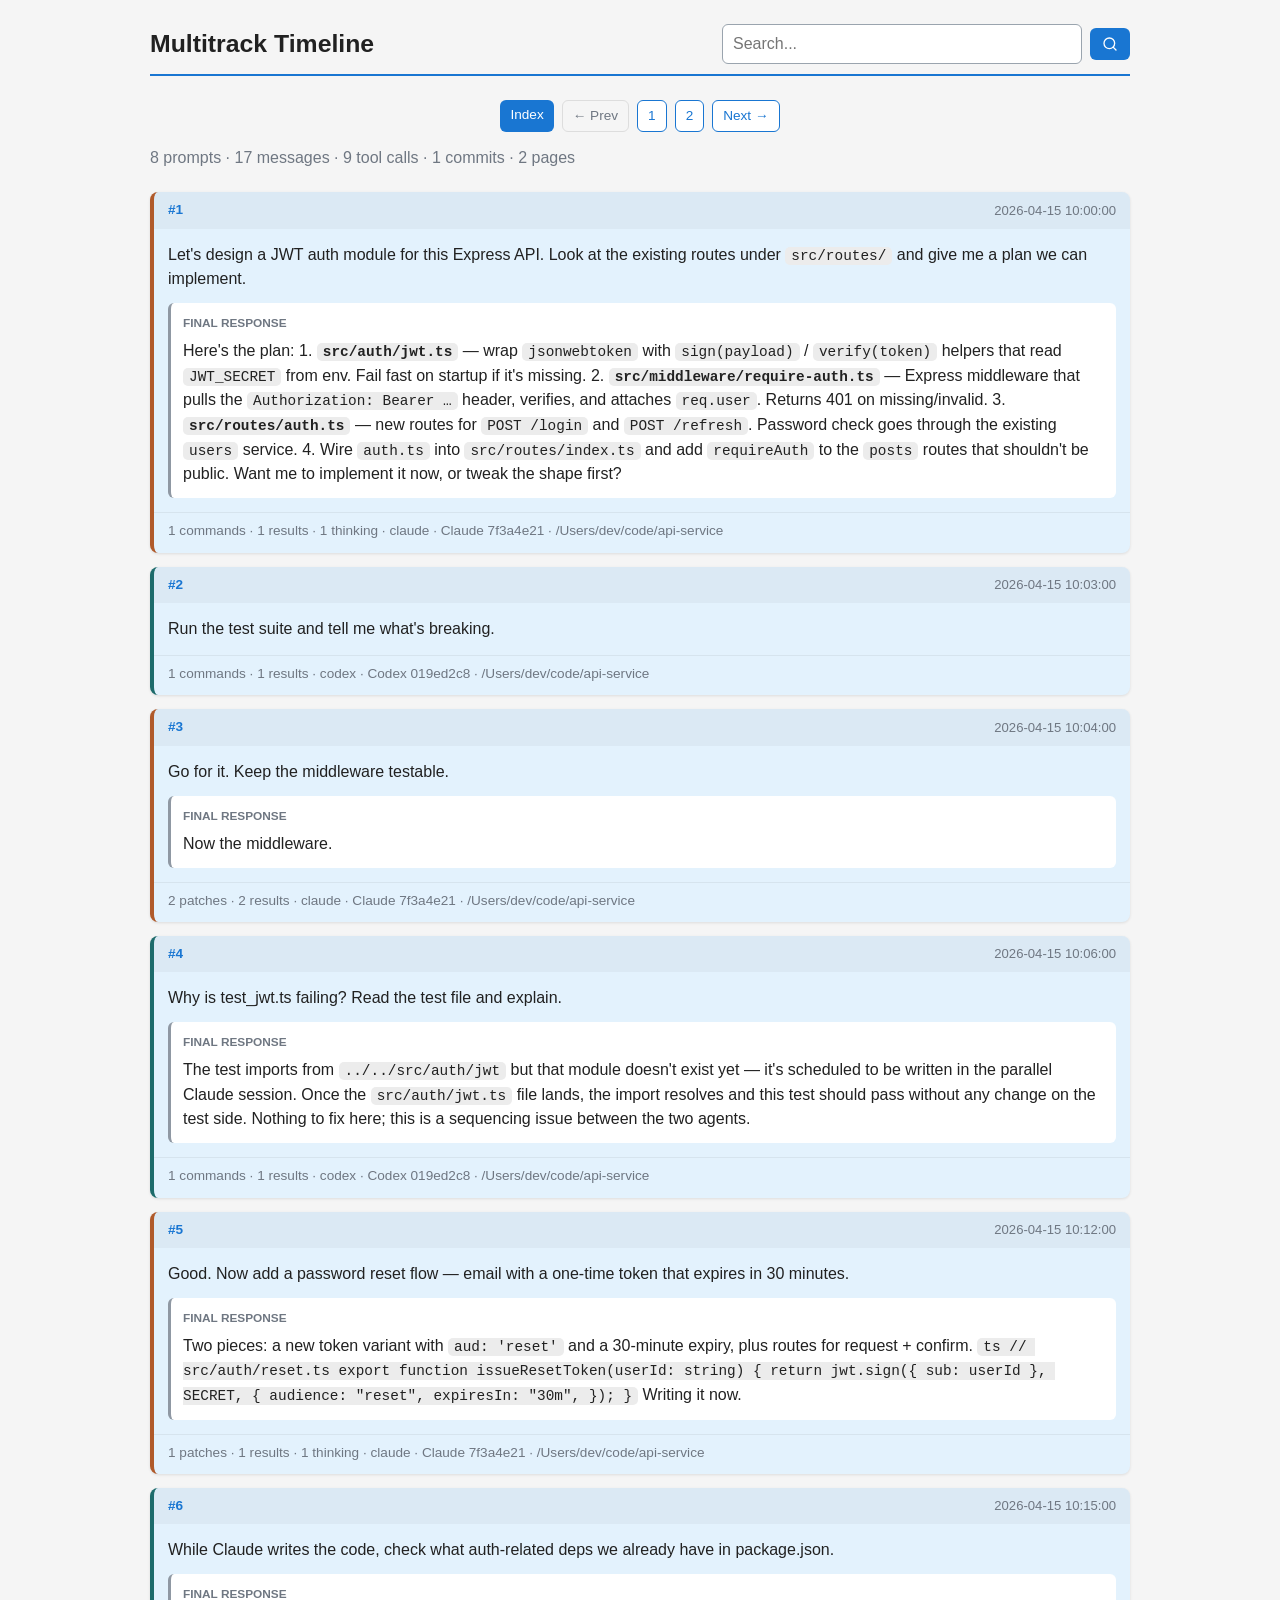
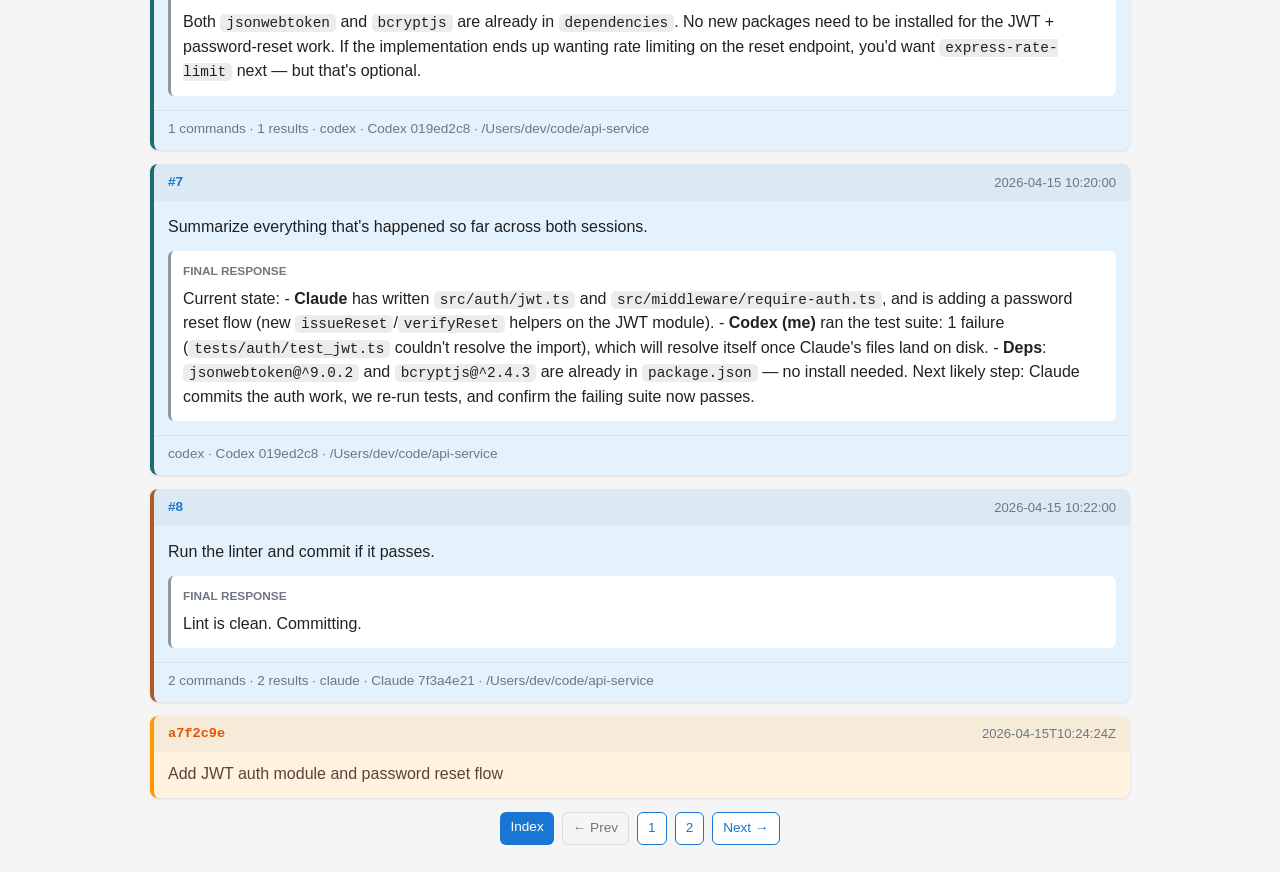
<file: docs/index.html>
<!doctype html>
<html lang="en">
<head>
<meta charset="utf-8">
<meta name="viewport" content="width=device-width, initial-scale=1">
<title>Multitrack Timeline - Index</title>
<link rel="icon" href="data:,">
<link rel="stylesheet" href="static/styles.css">
<style>.lane-header.claude { border-top: 4px solid #b05a2a; }
.index-item.claude { border-left-color: #b05a2a; }
.lane-header.cline { border-top: 4px solid #6b46c1; }
.index-item.cline { border-left-color: #6b46c1; }
.lane-header.codex { border-top: 4px solid #1d6b6b; }
.index-item.codex { border-left-color: #1d6b6b; }</style>
</head>
<body class="index-body">
<div class="container">
  <div class="header-row">
    <h1>Multitrack Timeline</h1>
    <div class="search">
      <input id="search-input" type="search" placeholder="Search..." aria-label="Search index">
      <button id="search-button" type="button" aria-label="Search">
        <svg xmlns="http://www.w3.org/2000/svg" width="16" height="16" viewBox="0 0 24 24" fill="none" stroke="currentColor" stroke-width="2" stroke-linecap="round" stroke-linejoin="round"><circle cx="11" cy="11" r="8"></circle><path d="m21 21-4.35-4.35"></path></svg>
      </button>
    </div>
  </div>
  <nav class="pagination" aria-label="Pagination"><span class="current">Index</span><span class="disabled">&larr; Prev</span><a href="page-001.html">1</a><a href="page-002.html">2</a><a href="page-001.html">Next &rarr;</a></nav>
  <p class="stats">8 prompts &middot; 17 messages &middot; 9 tool calls &middot; 1 commits &middot; 2 pages</p>
  <div id="index-items"><article class="index-item claude">
  <a href="page-001.html#event-1">
    <div class="index-item-header">
      <span class="index-item-number">#1</span>
      <time datetime="2026-04-15T10:00:00Z">2026-04-15 10:00:00</time>
    </div>
    <div class="index-item-content"><p>Let's design a JWT auth module for this Express API. Look at the existing routes under <code>src/routes/</code> and give me a plan we can implement.</p><div class="index-item-response"><div class="index-item-response-label">Final response</div><p>Here's the plan: 1. <strong><code>src/auth/jwt.ts</code></strong> — wrap <code>jsonwebtoken</code> with <code>sign(payload)</code> / <code>verify(token)</code> helpers that read <code>JWT_SECRET</code> from env. Fail fast on startup if it's missing. 2. <strong><code>src/middleware/require-auth.ts</code></strong> — Express middleware that pulls the <code>Authorization: Bearer …</code> header, verifies, and attaches <code>req.user</code>. Returns 401 on missing/invalid. 3. <strong><code>src/routes/auth.ts</code></strong> — new routes for <code>POST /login</code> and <code>POST /refresh</code>. Password check goes through the existing <code>users</code> service. 4. Wire <code>auth.ts</code> into <code>src/routes/index.ts</code> and add <code>requireAuth</code> to the <code>posts</code> routes that shouldn't be public. Want me to implement it now, or tweak the shape first?</p></div></div>
  </a>
  <div class="index-item-stats">1 commands · 1 results · 1 thinking · claude · Claude 7f3a4e21 · /Users/dev/code/api-service</div>
</article>
<article class="index-item codex">
  <a href="page-001.html#event-7">
    <div class="index-item-header">
      <span class="index-item-number">#2</span>
      <time datetime="2026-04-15T10:03:00Z">2026-04-15 10:03:00</time>
    </div>
    <div class="index-item-content"><p>Run the test suite and tell me what's breaking.</p></div>
  </a>
  <div class="index-item-stats">1 commands · 1 results · codex · Codex 019ed2c8 · /Users/dev/code/api-service</div>
</article>
<article class="index-item claude">
  <a href="page-001.html#event-9">
    <div class="index-item-header">
      <span class="index-item-number">#3</span>
      <time datetime="2026-04-15T10:04:00Z">2026-04-15 10:04:00</time>
    </div>
    <div class="index-item-content"><p>Go for it. Keep the middleware testable.</p><div class="index-item-response"><div class="index-item-response-label">Final response</div><p>Now the middleware.</p></div></div>
  </a>
  <div class="index-item-stats">2 patches · 2 results · claude · Claude 7f3a4e21 · /Users/dev/code/api-service</div>
</article>
<article class="index-item codex">
  <a href="page-001.html#event-15">
    <div class="index-item-header">
      <span class="index-item-number">#4</span>
      <time datetime="2026-04-15T10:06:00Z">2026-04-15 10:06:00</time>
    </div>
    <div class="index-item-content"><p>Why is test_jwt.ts failing? Read the test file and explain.</p><div class="index-item-response"><div class="index-item-response-label">Final response</div><p>The test imports from <code>../../src/auth/jwt</code> but that module doesn't exist yet — it's scheduled to be written in the parallel Claude session. Once the <code>src/auth/jwt.ts</code> file lands, the import resolves and this test should pass without any change on the test side. Nothing to fix here; this is a sequencing issue between the two agents.</p></div></div>
  </a>
  <div class="index-item-stats">1 commands · 1 results · codex · Codex 019ed2c8 · /Users/dev/code/api-service</div>
</article>
<article class="index-item claude">
  <a href="page-001.html#event-21">
    <div class="index-item-header">
      <span class="index-item-number">#5</span>
      <time datetime="2026-04-15T10:12:00Z">2026-04-15 10:12:00</time>
    </div>
    <div class="index-item-content"><p>Good. Now add a password reset flow — email with a one-time token that expires in 30 minutes.</p><div class="index-item-response"><div class="index-item-response-label">Final response</div><p>Two pieces: a new token variant with <code>aud: 'reset'</code> and a 30-minute expiry, plus routes for request + confirm. <code>ts // src/auth/reset.ts export function issueResetToken(userId: string) { return jwt.sign({ sub: userId }, SECRET, { audience: "reset", expiresIn: "30m", }); }</code> Writing it now.</p></div></div>
  </a>
  <div class="index-item-stats">1 patches · 1 results · 1 thinking · claude · Claude 7f3a4e21 · /Users/dev/code/api-service</div>
</article>
<article class="index-item codex">
  <a href="page-002.html#event-26">
    <div class="index-item-header">
      <span class="index-item-number">#6</span>
      <time datetime="2026-04-15T10:15:00Z">2026-04-15 10:15:00</time>
    </div>
    <div class="index-item-content"><p>While Claude writes the code, check what auth-related deps we already have in package.json.</p><div class="index-item-response"><div class="index-item-response-label">Final response</div><p>Both <code>jsonwebtoken</code> and <code>bcryptjs</code> are already in <code>dependencies</code>. No new packages need to be installed for the JWT + password-reset work. If the implementation ends up wanting rate limiting on the reset endpoint, you'd want <code>express-rate-limit</code> next — but that's optional.</p></div></div>
  </a>
  <div class="index-item-stats">1 commands · 1 results · codex · Codex 019ed2c8 · /Users/dev/code/api-service</div>
</article>
<article class="index-item codex">
  <a href="page-002.html#event-30">
    <div class="index-item-header">
      <span class="index-item-number">#7</span>
      <time datetime="2026-04-15T10:20:00Z">2026-04-15 10:20:00</time>
    </div>
    <div class="index-item-content"><p>Summarize everything that's happened so far across both sessions.</p><div class="index-item-response"><div class="index-item-response-label">Final response</div><p>Current state: - <strong>Claude</strong> has written <code>src/auth/jwt.ts</code> and <code>src/middleware/require-auth.ts</code>, and is adding a password reset flow (new <code>issueReset</code>/<code>verifyReset</code> helpers on the JWT module). - <strong>Codex (me)</strong> ran the test suite: 1 failure (<code>tests/auth/test_jwt.ts</code> couldn't resolve the import), which will resolve itself once Claude's files land on disk. - <strong>Deps</strong>: <code>jsonwebtoken@^9.0.2</code> and <code>bcryptjs@^2.4.3</code> are already in <code>package.json</code> — no install needed. Next likely step: Claude commits the auth work, we re-run tests, and confirm the failing suite now passes.</p></div></div>
  </a>
  <div class="index-item-stats">codex · Codex 019ed2c8 · /Users/dev/code/api-service</div>
</article>
<article class="index-item claude">
  <a href="page-002.html#event-32">
    <div class="index-item-header">
      <span class="index-item-number">#8</span>
      <time datetime="2026-04-15T10:22:00Z">2026-04-15 10:22:00</time>
    </div>
    <div class="index-item-content"><p>Run the linter and commit if it passes.</p><div class="index-item-response"><div class="index-item-response-label">Final response</div><p>Lint is clean. Committing.</p></div></div>
  </a>
  <div class="index-item-stats">2 commands · 2 results · claude · Claude 7f3a4e21 · /Users/dev/code/api-service</div>
</article>
<article class="index-commit">
  <div class="index-commit-header">
    <span class="index-commit-hash">a7f2c9e</span>
    <time datetime="2026-04-15T10:24:24Z">2026-04-15T10:24:24Z</time>
  </div>
  <div class="index-commit-msg">Add JWT auth module and password reset flow</div>
</article></div>
  <nav class="pagination" aria-label="Pagination"><span class="current">Index</span><span class="disabled">&larr; Prev</span><a href="page-001.html">1</a><a href="page-002.html">2</a><a href="page-001.html">Next &rarr;</a></nav>
</div>
<script src="static/index.js"></script>
</body>
</html>
</file>
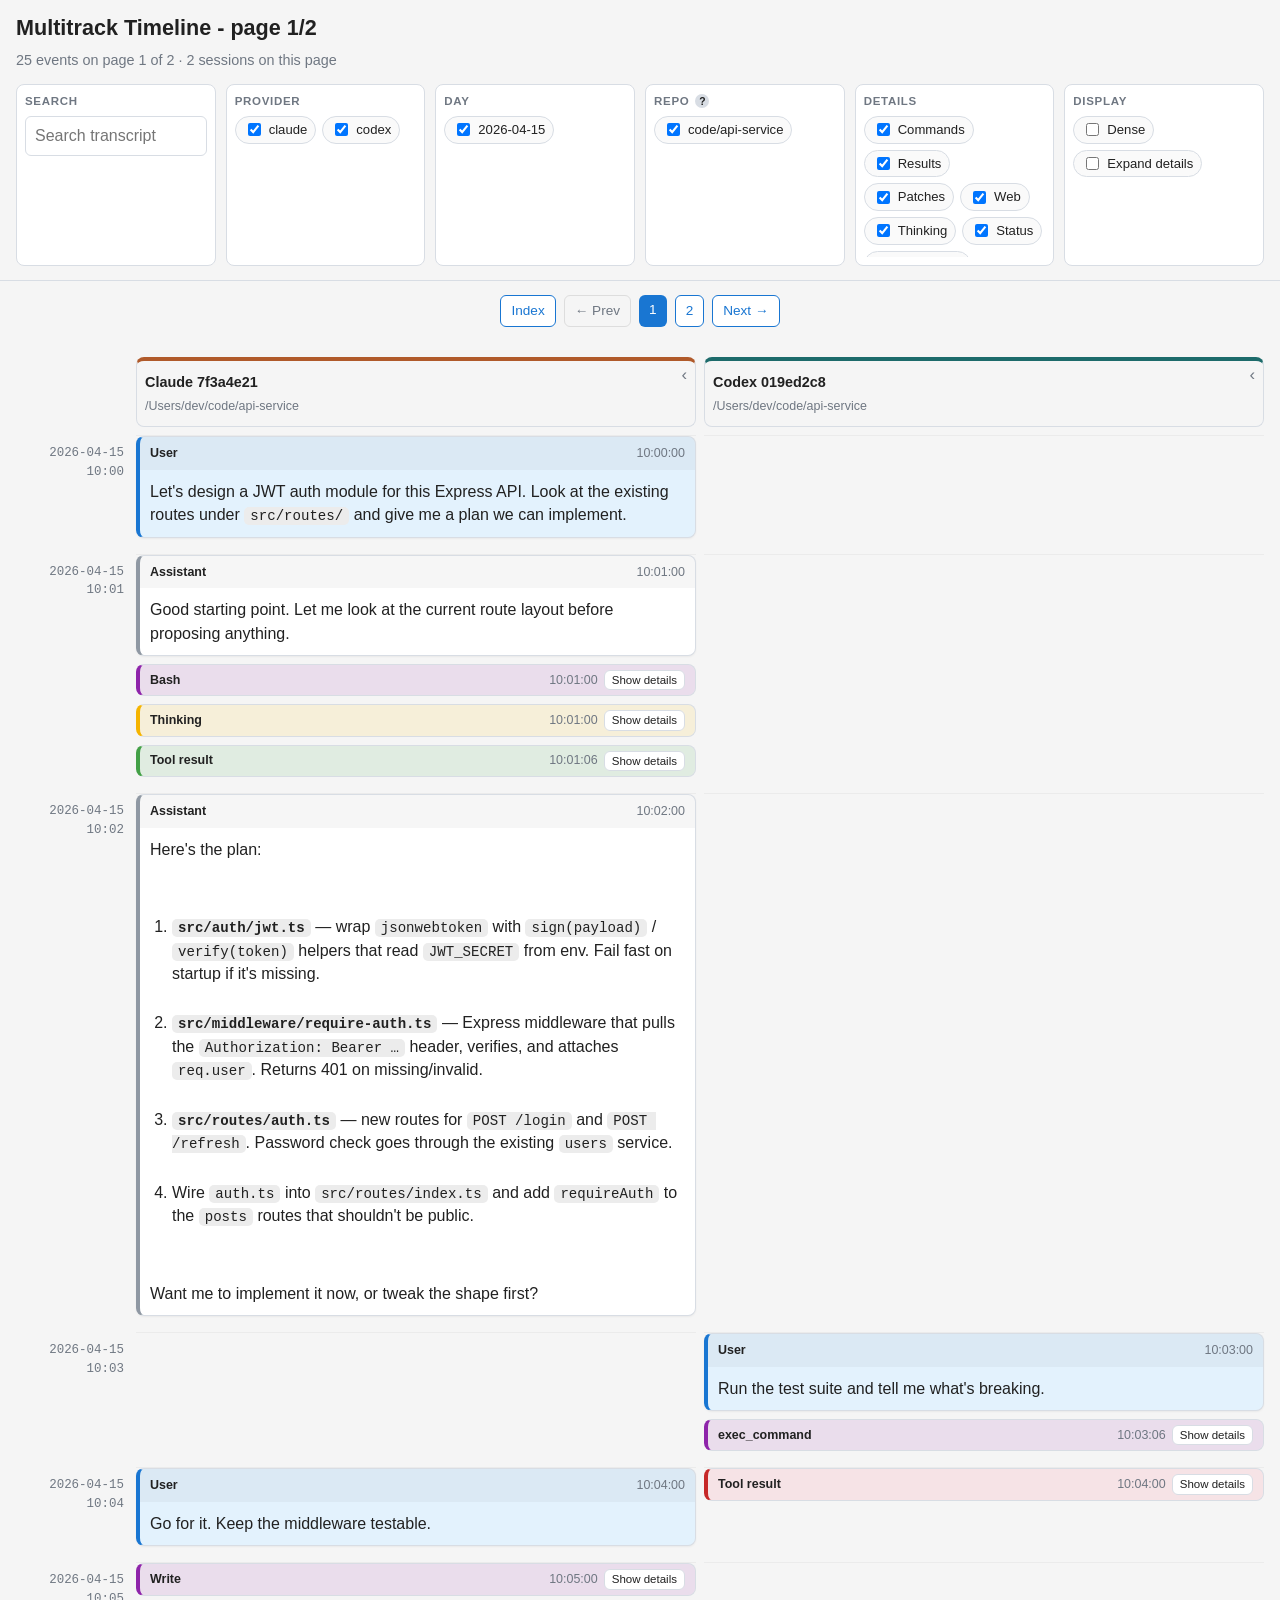
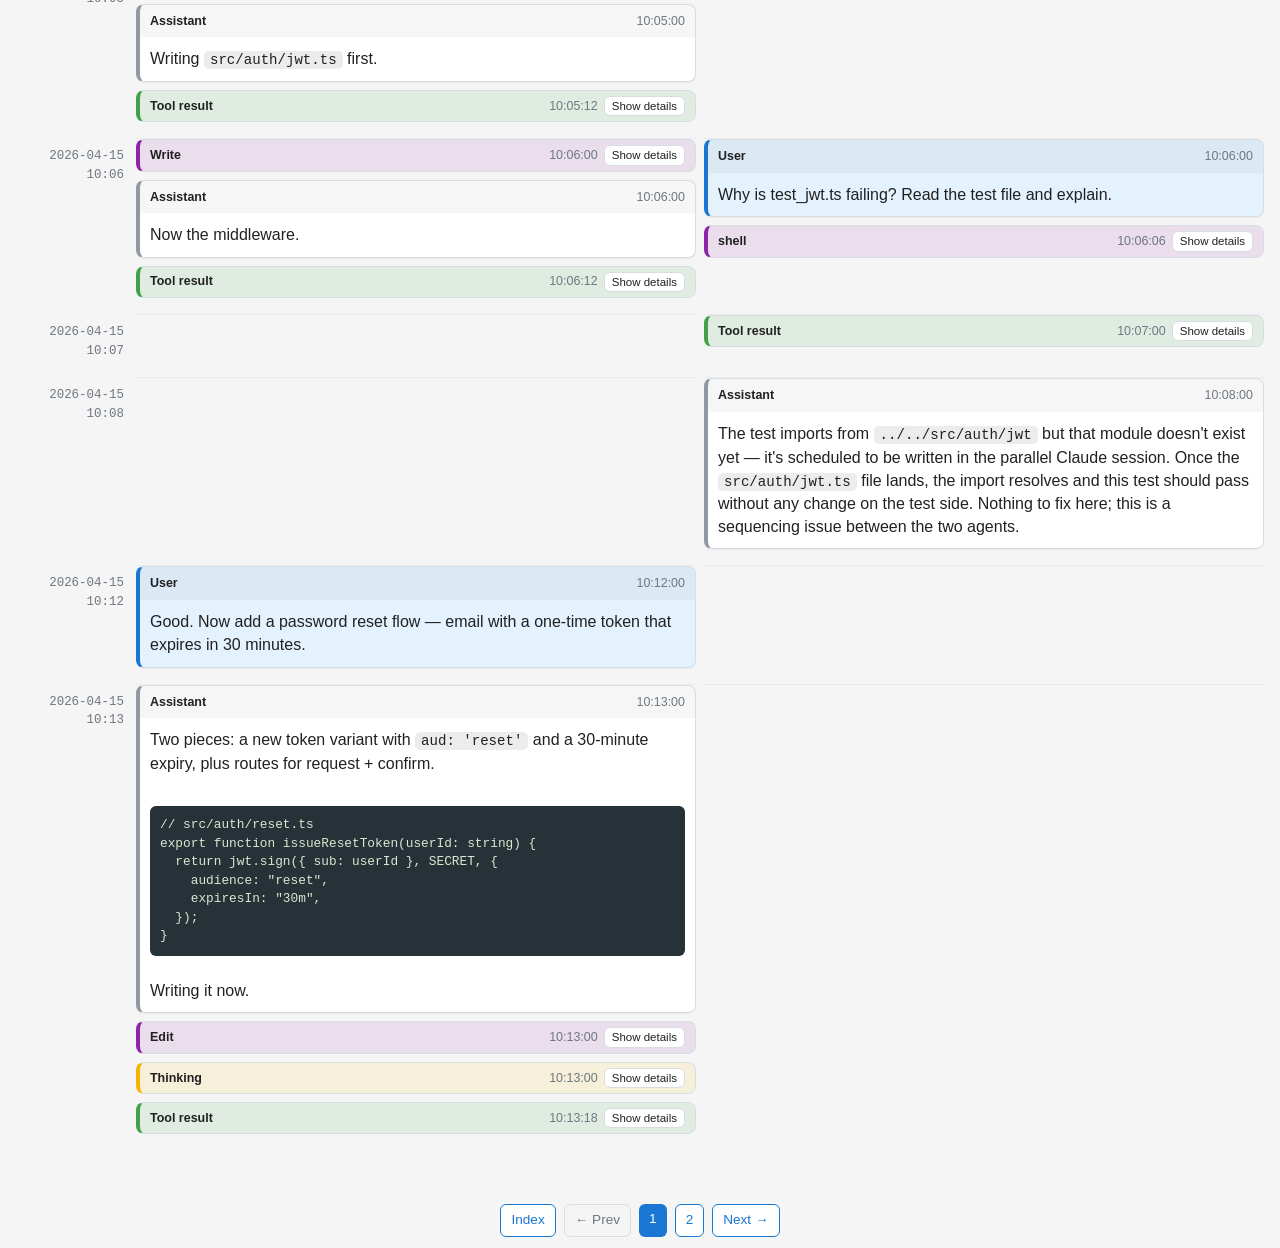
<file: docs/page-001.html>
<!doctype html>
<html lang="en">
<head>
<meta charset="utf-8">
<meta name="viewport" content="width=device-width, initial-scale=1">
<title>Multitrack Timeline - page 1/2</title>
<link rel="icon" href="data:,">
<link rel="stylesheet" href="static/styles.css">
<style>.lane-header.claude { border-top: 4px solid #b05a2a; }
.index-item.claude { border-left-color: #b05a2a; }
.lane-header.cline { border-top: 4px solid #6b46c1; }
.index-item.cline { border-left-color: #6b46c1; }
.lane-header.codex { border-top: 4px solid #1d6b6b; }
.index-item.codex { border-left-color: #1d6b6b; }</style>
</head>
<body>
<div class="topbar">
  <div class="topbar-inner">
    <h1><a href="index.html">Multitrack Timeline - page 1/2</a></h1>
    <div class="summary" id="summary"></div>
    <div class="controls">
      <div class="control-group">
        <div class="control-title">Search</div>
        <input id="search-input" type="search" placeholder="Search transcript">
      </div>
      <div class="control-group">
        <div class="control-title">Provider</div>
        <div class="chips" id="provider-filter"></div>
      </div>
      <div class="control-group">
        <div class="control-title">Day</div>
        <div class="chips" id="day-filter"></div>
      </div>
      <div class="control-group">
        <div class="control-title">
          Repo
          <span class="control-help" tabindex="0" aria-label="About the Repo filter">?<span class="control-help-popover" role="tooltip">All repos from the full archive are shown so selections persist as you navigate. A repo may have no events on this page — toggling it won't change what's visible here, but the selection still travels to other pages.</span></span>
        </div>
        <div class="chips" id="repo-filter"></div>
      </div>
      <div class="control-group">
        <div class="control-title">Details</div>
        <div class="chips" id="detail-filter"></div>
      </div>
      <div class="control-group">
        <div class="control-title">Display</div>
        <div class="chips">
          <label class="chip"><input type="checkbox" id="dense-toggle"><span>Dense</span></label>
          <label class="chip"><input type="checkbox" id="expand-details-toggle"><span>Expand details</span></label>
        </div>
      </div>
    </div>
  </div>
</div>
<nav class="pagination" aria-label="Pagination"><a href="index.html">Index</a><span class="disabled">&larr; Prev</span><span class="current">1</span><a href="page-002.html">2</a><a href="page-002.html">Next &rarr;</a></nav>
<main id="app"></main>
<nav class="pagination" aria-label="Pagination"><a href="index.html">Index</a><span class="disabled">&larr; Prev</span><span class="current">1</span><a href="page-002.html">2</a><a href="page-002.html">Next &rarr;</a></nav>
<script id="transcript-data" type="application/json">{"timezone": "UTC", "repo_folders": [], "sessions": [{"id": "claude:7f3a4e21-8c2b-4d91-a17f-3c5e8b9d2014", "provider": "claude", "session_id": "7f3a4e21-8c2b-4d91-a17f-3c5e8b9d2014", "label": "Claude 7f3a4e21", "cwd": "/Users/dev/code/api-service", "repo": "/Users/dev/code/api-service", "started_at": "2026-04-15T10:00:00Z", "ended_at": "2026-04-15T10:24:24Z", "summary": "Let's design a JWT auth module for this Express API. Look at the existing routes under `src/routes/` and give me a plan we can implement.", "is_subagent": false, "parent_session_id": null, "agent_id": null, "description": ""}, {"id": "codex:019ed2c8-4f7a-7890-b123-c4d5e6f7a8b9", "provider": "codex", "session_id": "019ed2c8-4f7a-7890-b123-c4d5e6f7a8b9", "label": "Codex 019ed2c8", "cwd": "/Users/dev/code/api-service", "repo": "/Users/dev/code/api-service", "started_at": "2026-04-15T10:02:30Z", "ended_at": "2026-04-15T10:20:30Z", "summary": "Run the test suite and tell me what's breaking.", "is_subagent": false, "parent_session_id": null, "agent_id": null, "description": ""}], "events": [{"id": "event-1", "session_id": "claude:7f3a4e21-8c2b-4d91-a17f-3c5e8b9d2014", "provider": "claude", "timestamp": "2026-04-15T10:00:00Z", "display_time": "2026-04-15 10:00:00", "display_minute": "2026-04-15 10:00", "day": "2026-04-15", "role": "user", "kind": "message", "title": "User", "body": "Let's design a JWT auth module for this Express API. Look at the existing routes under `src/routes/` and give me a plan we can implement.", "body_html": "<p>Let's design a JWT auth module for this Express API. Look at the existing routes under <code>src/routes/<\/code> and give me a plan we can implement.<\/p>", "cwd": "/Users/dev/code/api-service", "call_id": null, "is_error": false}, {"id": "event-3", "session_id": "claude:7f3a4e21-8c2b-4d91-a17f-3c5e8b9d2014", "provider": "claude", "timestamp": "2026-04-15T10:01:00.000001Z", "display_time": "2026-04-15 10:01:00", "display_minute": "2026-04-15 10:01", "day": "2026-04-15", "role": "assistant", "kind": "message", "title": "Assistant", "body": "Good starting point. Let me look at the current route layout before proposing anything.", "body_html": "<p>Good starting point. Let me look at the current route layout before proposing anything.<\/p>", "cwd": "/Users/dev/code/api-service", "call_id": null, "is_error": false}, {"id": "event-4", "session_id": "claude:7f3a4e21-8c2b-4d91-a17f-3c5e8b9d2014", "provider": "claude", "timestamp": "2026-04-15T10:01:00.000002Z", "display_time": "2026-04-15 10:01:00", "display_minute": "2026-04-15 10:01", "day": "2026-04-15", "role": "tool", "kind": "command", "title": "Bash", "body": "# list route files\nls -la src/routes/", "body_html": "", "cwd": "/Users/dev/code/api-service", "call_id": "tool_01", "is_error": false}, {"id": "event-2", "session_id": "claude:7f3a4e21-8c2b-4d91-a17f-3c5e8b9d2014", "provider": "claude", "timestamp": "2026-04-15T10:01:00Z", "display_time": "2026-04-15 10:01:00", "display_minute": "2026-04-15 10:01", "day": "2026-04-15", "role": "assistant", "kind": "thinking", "title": "Thinking", "body": "The user wants an auth module. First I should look at the existing route structure to understand conventions, then propose middleware that fits.", "body_html": "<p>The user wants an auth module. First I should look at the existing route structure to understand conventions, then propose middleware that fits.<\/p>", "cwd": "/Users/dev/code/api-service", "call_id": null, "is_error": false}, {"id": "event-5", "session_id": "claude:7f3a4e21-8c2b-4d91-a17f-3c5e8b9d2014", "provider": "claude", "timestamp": "2026-04-15T10:01:06Z", "display_time": "2026-04-15 10:01:06", "display_minute": "2026-04-15 10:01", "day": "2026-04-15", "role": "tool", "kind": "tool_result", "title": "Tool result", "body": "total 24\ndrwxr-xr-x  5 dev  staff  160 Apr 15 09:55 .\ndrwxr-xr-x  8 dev  staff  256 Apr 15 09:40 ..\n-rw-r--r--  1 dev  staff  742 Apr 15 09:55 index.ts\n-rw-r--r--  1 dev  staff 1284 Apr 15 09:48 users.ts\n-rw-r--r--  1 dev  staff  920 Apr 15 09:42 posts.ts", "body_html": "", "cwd": "/Users/dev/code/api-service", "call_id": "tool_01", "is_error": false}, {"id": "event-6", "session_id": "claude:7f3a4e21-8c2b-4d91-a17f-3c5e8b9d2014", "provider": "claude", "timestamp": "2026-04-15T10:02:00Z", "display_time": "2026-04-15 10:02:00", "display_minute": "2026-04-15 10:02", "day": "2026-04-15", "role": "assistant", "kind": "message", "title": "Assistant", "body": "Here's the plan:\n\n1. **`src/auth/jwt.ts`** — wrap `jsonwebtoken` with `sign(payload)` / `verify(token)` helpers that read `JWT_SECRET` from env. Fail fast on startup if it's missing.\n2. **`src/middleware/require-auth.ts`** — Express middleware that pulls the `Authorization: Bearer …` header, verifies, and attaches `req.user`. Returns 401 on missing/invalid.\n3. **`src/routes/auth.ts`** — new routes for `POST /login` and `POST /refresh`. Password check goes through the existing `users` service.\n4. Wire `auth.ts` into `src/routes/index.ts` and add `requireAuth` to the `posts` routes that shouldn't be public.\n\nWant me to implement it now, or tweak the shape first?", "body_html": "<p>Here's the plan:<\/p>\n<ol>\n<li><strong><code>src/auth/jwt.ts<\/code><\/strong> — wrap <code>jsonwebtoken<\/code> with <code>sign(payload)<\/code> / <code>verify(token)<\/code> helpers that read <code>JWT_SECRET<\/code> from env. Fail fast on startup if it's missing.<\/li>\n<li><strong><code>src/middleware/require-auth.ts<\/code><\/strong> — Express middleware that pulls the <code>Authorization: Bearer …<\/code> header, verifies, and attaches <code>req.user<\/code>. Returns 401 on missing/invalid.<\/li>\n<li><strong><code>src/routes/auth.ts<\/code><\/strong> — new routes for <code>POST /login<\/code> and <code>POST /refresh<\/code>. Password check goes through the existing <code>users<\/code> service.<\/li>\n<li>Wire <code>auth.ts<\/code> into <code>src/routes/index.ts<\/code> and add <code>requireAuth<\/code> to the <code>posts<\/code> routes that shouldn't be public.<\/li>\n<\/ol>\n<p>Want me to implement it now, or tweak the shape first?<\/p>", "cwd": "/Users/dev/code/api-service", "call_id": null, "is_error": false}, {"id": "event-7", "session_id": "codex:019ed2c8-4f7a-7890-b123-c4d5e6f7a8b9", "provider": "codex", "timestamp": "2026-04-15T10:03:00Z", "display_time": "2026-04-15 10:03:00", "display_minute": "2026-04-15 10:03", "day": "2026-04-15", "role": "user", "kind": "message", "title": "User", "body": "Run the test suite and tell me what's breaking.", "body_html": "<p>Run the test suite and tell me what's breaking.<\/p>", "cwd": "/Users/dev/code/api-service", "call_id": null, "is_error": false}, {"id": "event-8", "session_id": "codex:019ed2c8-4f7a-7890-b123-c4d5e6f7a8b9", "provider": "codex", "timestamp": "2026-04-15T10:03:06Z", "display_time": "2026-04-15 10:03:06", "display_minute": "2026-04-15 10:03", "day": "2026-04-15", "role": "tool", "kind": "command", "title": "exec_command", "body": "# cwd: /Users/dev/code/api-service\nzsh -lc npm test", "body_html": "", "cwd": "/Users/dev/code/api-service", "call_id": "c1", "is_error": false}, {"id": "event-9", "session_id": "claude:7f3a4e21-8c2b-4d91-a17f-3c5e8b9d2014", "provider": "claude", "timestamp": "2026-04-15T10:04:00Z", "display_time": "2026-04-15 10:04:00", "display_minute": "2026-04-15 10:04", "day": "2026-04-15", "role": "user", "kind": "message", "title": "User", "body": "Go for it. Keep the middleware testable.", "body_html": "<p>Go for it. Keep the middleware testable.<\/p>", "cwd": "/Users/dev/code/api-service", "call_id": null, "is_error": false}, {"id": "event-10", "session_id": "codex:019ed2c8-4f7a-7890-b123-c4d5e6f7a8b9", "provider": "codex", "timestamp": "2026-04-15T10:04:00Z", "display_time": "2026-04-15 10:04:00", "display_minute": "2026-04-15 10:04", "day": "2026-04-15", "role": "tool", "kind": "tool_result", "title": "Tool result", "body": "> api-service@1.3.0 test\n> jest --silent\n\nPASS  tests/users.test.ts\nFAIL  tests/auth/test_jwt.ts\n  ● Auth › sign and verify round-trips\n\n    Cannot find module '../../src/auth/jwt' from 'tests/auth/test_jwt.ts'\n\nTest Suites: 1 failed, 2 passed, 3 total\nTests:       1 failed, 7 passed, 8 total\nProcess exited with code 1", "body_html": "", "cwd": "/Users/dev/code/api-service", "call_id": "c1", "is_error": true}, {"id": "event-12", "session_id": "claude:7f3a4e21-8c2b-4d91-a17f-3c5e8b9d2014", "provider": "claude", "timestamp": "2026-04-15T10:05:00.000001Z", "display_time": "2026-04-15 10:05:00", "display_minute": "2026-04-15 10:05", "day": "2026-04-15", "role": "tool", "kind": "file_edit", "title": "Write", "body": "File: src/auth/jwt.ts\n\ncontent:\nimport jwt from \"jsonwebtoken\";\n\nconst SECRET = process.env.JWT_SECRET;\nif (!SECRET) {\n  throw new Error(\"JWT_SECRET is required\");\n}\n\nexport type AuthPayload = { sub: string; email: string };\n\nexport function sign(payload: AuthPayload): string {\n  return jwt.sign(payload, SECRET, { expiresIn: \"1h\" });\n}\n\nexport function verify(token: string): AuthPayload {\n  return jwt.verify(token, SECRET) as AuthPayload;\n}", "body_html": "", "cwd": "/Users/dev/code/api-service", "call_id": "tool_02", "is_error": false}, {"id": "event-11", "session_id": "claude:7f3a4e21-8c2b-4d91-a17f-3c5e8b9d2014", "provider": "claude", "timestamp": "2026-04-15T10:05:00Z", "display_time": "2026-04-15 10:05:00", "display_minute": "2026-04-15 10:05", "day": "2026-04-15", "role": "assistant", "kind": "message", "title": "Assistant", "body": "Writing `src/auth/jwt.ts` first.", "body_html": "<p>Writing <code>src/auth/jwt.ts<\/code> first.<\/p>", "cwd": "/Users/dev/code/api-service", "call_id": null, "is_error": false}, {"id": "event-13", "session_id": "claude:7f3a4e21-8c2b-4d91-a17f-3c5e8b9d2014", "provider": "claude", "timestamp": "2026-04-15T10:05:12Z", "display_time": "2026-04-15 10:05:12", "display_minute": "2026-04-15 10:05", "day": "2026-04-15", "role": "tool", "kind": "tool_result", "title": "Tool result", "body": "File written: src/auth/jwt.ts (312 bytes)", "body_html": "", "cwd": "/Users/dev/code/api-service", "call_id": "tool_02", "is_error": false}, {"id": "event-16", "session_id": "claude:7f3a4e21-8c2b-4d91-a17f-3c5e8b9d2014", "provider": "claude", "timestamp": "2026-04-15T10:06:00.000001Z", "display_time": "2026-04-15 10:06:00", "display_minute": "2026-04-15 10:06", "day": "2026-04-15", "role": "tool", "kind": "file_edit", "title": "Write", "body": "File: src/middleware/require-auth.ts\n\ncontent:\nimport { Request, Response, NextFunction } from \"express\";\nimport { verify, AuthPayload } from \"../auth/jwt\";\n\ndeclare module \"express-serve-static-core\" {\n  interface Request { user?: AuthPayload }\n}\n\nexport function requireAuth(req: Request, res: Response, next: NextFunction) {\n  const header = req.header(\"authorization\") ?? \"\";\n  const [scheme, token] = header.split(\" \");\n  if (scheme !== \"Bearer\" || !token) {\n    return res.status(401).json({ error: \"missing bearer token\" });\n  }\n  try {\n    req.user = verify(token);\n    next();\n  } catch {\n    res.status(401).json({ error: \"invalid token\" });\n  }\n}", "body_html": "", "cwd": "/Users/dev/code/api-service", "call_id": "tool_03", "is_error": false}, {"id": "event-14", "session_id": "claude:7f3a4e21-8c2b-4d91-a17f-3c5e8b9d2014", "provider": "claude", "timestamp": "2026-04-15T10:06:00Z", "display_time": "2026-04-15 10:06:00", "display_minute": "2026-04-15 10:06", "day": "2026-04-15", "role": "assistant", "kind": "message", "title": "Assistant", "body": "Now the middleware.", "body_html": "<p>Now the middleware.<\/p>", "cwd": "/Users/dev/code/api-service", "call_id": null, "is_error": false}, {"id": "event-15", "session_id": "codex:019ed2c8-4f7a-7890-b123-c4d5e6f7a8b9", "provider": "codex", "timestamp": "2026-04-15T10:06:00Z", "display_time": "2026-04-15 10:06:00", "display_minute": "2026-04-15 10:06", "day": "2026-04-15", "role": "user", "kind": "message", "title": "User", "body": "Why is test_jwt.ts failing? Read the test file and explain.", "body_html": "<p>Why is test_jwt.ts failing? Read the test file and explain.<\/p>", "cwd": "/Users/dev/code/api-service", "call_id": null, "is_error": false}, {"id": "event-17", "session_id": "codex:019ed2c8-4f7a-7890-b123-c4d5e6f7a8b9", "provider": "codex", "timestamp": "2026-04-15T10:06:06Z", "display_time": "2026-04-15 10:06:06", "display_minute": "2026-04-15 10:06", "day": "2026-04-15", "role": "tool", "kind": "command", "title": "shell", "body": "{\n  \"command\": [\n    \"zsh\",\n    \"-lc\",\n    \"cat tests/auth/test_jwt.ts\"\n  ],\n  \"workdir\": \"/Users/dev/code/api-service\"\n}", "body_html": "", "cwd": "/Users/dev/code/api-service", "call_id": "c2", "is_error": false}, {"id": "event-18", "session_id": "claude:7f3a4e21-8c2b-4d91-a17f-3c5e8b9d2014", "provider": "claude", "timestamp": "2026-04-15T10:06:12Z", "display_time": "2026-04-15 10:06:12", "display_minute": "2026-04-15 10:06", "day": "2026-04-15", "role": "tool", "kind": "tool_result", "title": "Tool result", "body": "File written: src/middleware/require-auth.ts (598 bytes)", "body_html": "", "cwd": "/Users/dev/code/api-service", "call_id": "tool_03", "is_error": false}, {"id": "event-19", "session_id": "codex:019ed2c8-4f7a-7890-b123-c4d5e6f7a8b9", "provider": "codex", "timestamp": "2026-04-15T10:07:00Z", "display_time": "2026-04-15 10:07:00", "display_minute": "2026-04-15 10:07", "day": "2026-04-15", "role": "tool", "kind": "tool_result", "title": "Tool result", "body": "import { sign, verify } from \"../../src/auth/jwt\";\n\ndescribe(\"Auth\", () => {\n  it(\"sign and verify round-trips\", () => {\n    const token = sign({ sub: \"u1\", email: \"a@b.co\" });\n    expect(verify(token).sub).toBe(\"u1\");\n  });\n});", "body_html": "", "cwd": "/Users/dev/code/api-service", "call_id": "c2", "is_error": false}, {"id": "event-20", "session_id": "codex:019ed2c8-4f7a-7890-b123-c4d5e6f7a8b9", "provider": "codex", "timestamp": "2026-04-15T10:08:00Z", "display_time": "2026-04-15 10:08:00", "display_minute": "2026-04-15 10:08", "day": "2026-04-15", "role": "assistant", "kind": "message", "title": "Assistant", "body": "The test imports from `../../src/auth/jwt` but that module doesn't exist yet — it's scheduled to be written in the parallel Claude session. Once the `src/auth/jwt.ts` file lands, the import resolves and this test should pass without any change on the test side. Nothing to fix here; this is a sequencing issue between the two agents.", "body_html": "<p>The test imports from <code>../../src/auth/jwt<\/code> but that module doesn't exist yet — it's scheduled to be written in the parallel Claude session. Once the <code>src/auth/jwt.ts<\/code> file lands, the import resolves and this test should pass without any change on the test side. Nothing to fix here; this is a sequencing issue between the two agents.<\/p>", "cwd": "/Users/dev/code/api-service", "call_id": null, "is_error": false}, {"id": "event-21", "session_id": "claude:7f3a4e21-8c2b-4d91-a17f-3c5e8b9d2014", "provider": "claude", "timestamp": "2026-04-15T10:12:00Z", "display_time": "2026-04-15 10:12:00", "display_minute": "2026-04-15 10:12", "day": "2026-04-15", "role": "user", "kind": "message", "title": "User", "body": "Good. Now add a password reset flow — email with a one-time token that expires in 30 minutes.", "body_html": "<p>Good. Now add a password reset flow — email with a one-time token that expires in 30 minutes.<\/p>", "cwd": "/Users/dev/code/api-service", "call_id": null, "is_error": false}, {"id": "event-23", "session_id": "claude:7f3a4e21-8c2b-4d91-a17f-3c5e8b9d2014", "provider": "claude", "timestamp": "2026-04-15T10:13:00.000001Z", "display_time": "2026-04-15 10:13:00", "display_minute": "2026-04-15 10:13", "day": "2026-04-15", "role": "assistant", "kind": "message", "title": "Assistant", "body": "Two pieces: a new token variant with `aud: 'reset'` and a 30-minute expiry, plus routes for request + confirm.\n\n```ts\n// src/auth/reset.ts\nexport function issueResetToken(userId: string) {\n  return jwt.sign({ sub: userId }, SECRET, {\n    audience: \"reset\",\n    expiresIn: \"30m\",\n  });\n}\n```\n\nWriting it now.", "body_html": "<p>Two pieces: a new token variant with <code>aud: 'reset'<\/code> and a 30-minute expiry, plus routes for request + confirm.<\/p>\n<pre><code class=\"language-ts\">// src/auth/reset.ts\nexport function issueResetToken(userId: string) {\n  return jwt.sign({ sub: userId }, SECRET, {\n    audience: &quot;reset&quot;,\n    expiresIn: &quot;30m&quot;,\n  });\n}\n<\/code><\/pre>\n<p>Writing it now.<\/p>", "cwd": "/Users/dev/code/api-service", "call_id": null, "is_error": false}, {"id": "event-24", "session_id": "claude:7f3a4e21-8c2b-4d91-a17f-3c5e8b9d2014", "provider": "claude", "timestamp": "2026-04-15T10:13:00.000002Z", "display_time": "2026-04-15 10:13:00", "display_minute": "2026-04-15 10:13", "day": "2026-04-15", "role": "tool", "kind": "file_edit", "title": "Edit", "body": "File: src/auth/jwt.ts\n\nold_string:\nexport function verify(token: string): AuthPayload {\n  return jwt.verify(token, SECRET) as AuthPayload;\n}\n\nnew_string:\nexport function verify(token: string): AuthPayload {\n  return jwt.verify(token, SECRET, { audience: \"session\" }) as AuthPayload;\n}\n\nexport function issueReset(userId: string): string {\n  return jwt.sign({ sub: userId }, SECRET, {\n    audience: \"reset\",\n    expiresIn: \"30m\",\n  });\n}\n\nexport function verifyReset(token: string): { sub: string } {\n  return jwt.verify(token, SECRET, { audience: \"reset\" }) as { sub: string };\n}", "body_html": "", "cwd": "/Users/dev/code/api-service", "call_id": "tool_04", "is_error": false}, {"id": "event-22", "session_id": "claude:7f3a4e21-8c2b-4d91-a17f-3c5e8b9d2014", "provider": "claude", "timestamp": "2026-04-15T10:13:00Z", "display_time": "2026-04-15 10:13:00", "display_minute": "2026-04-15 10:13", "day": "2026-04-15", "role": "assistant", "kind": "thinking", "title": "Thinking", "body": "Password reset needs its own token type so a reset token can't be used as a session token. I'll use a different sub-audience on the JWT.", "body_html": "<p>Password reset needs its own token type so a reset token can't be used as a session token. I'll use a different sub-audience on the JWT.<\/p>", "cwd": "/Users/dev/code/api-service", "call_id": null, "is_error": false}, {"id": "event-25", "session_id": "claude:7f3a4e21-8c2b-4d91-a17f-3c5e8b9d2014", "provider": "claude", "timestamp": "2026-04-15T10:13:18Z", "display_time": "2026-04-15 10:13:18", "display_minute": "2026-04-15 10:13", "day": "2026-04-15", "role": "tool", "kind": "tool_result", "title": "Tool result", "body": "Edit applied to src/auth/jwt.ts", "body_html": "", "cwd": "/Users/dev/code/api-service", "call_id": "tool_04", "is_error": false}], "page": 1, "total_pages": 2, "total_events": 37, "all_providers": ["claude", "codex"], "all_repos": ["/Users/dev/code/api-service"], "all_detail_groups": ["commands", "results", "patches", "web", "thinking", "status", "tools"]}</script>
<script src="static/page.js"></script>
</body>
</html>
</file>
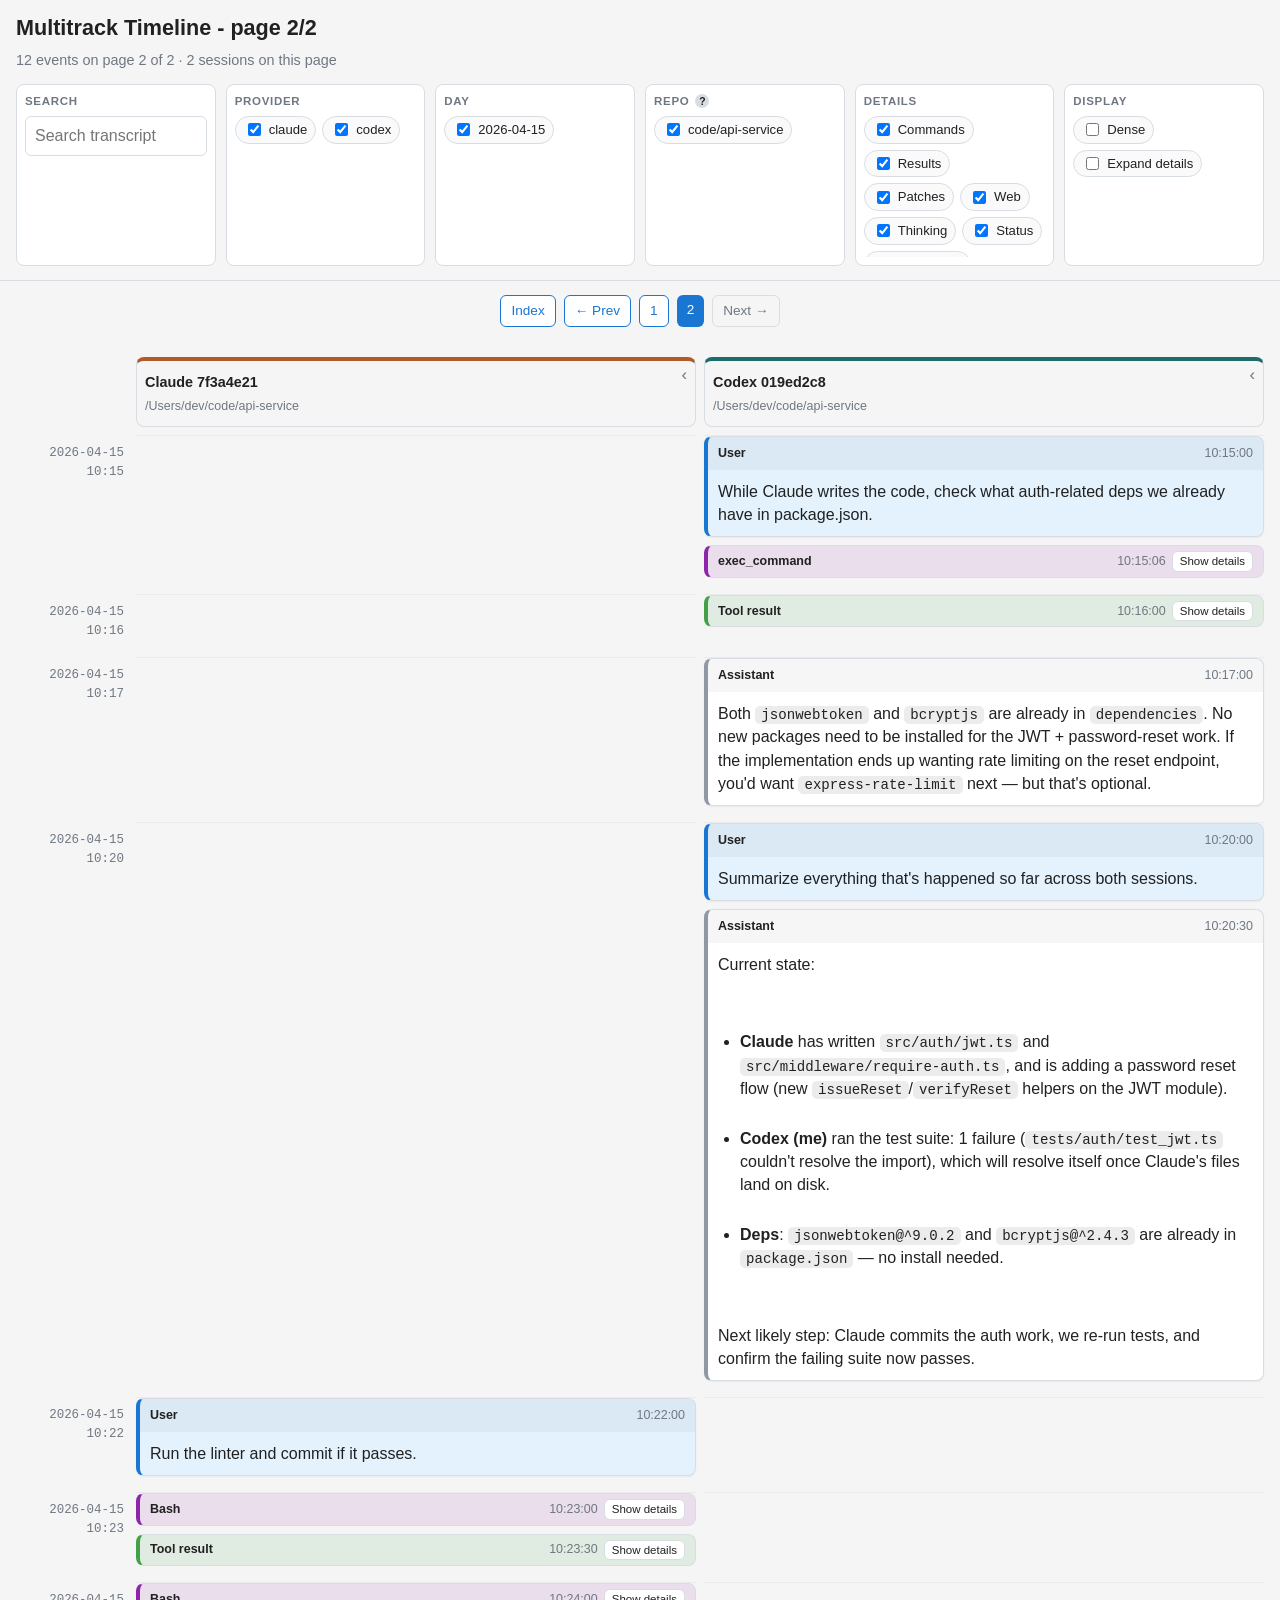
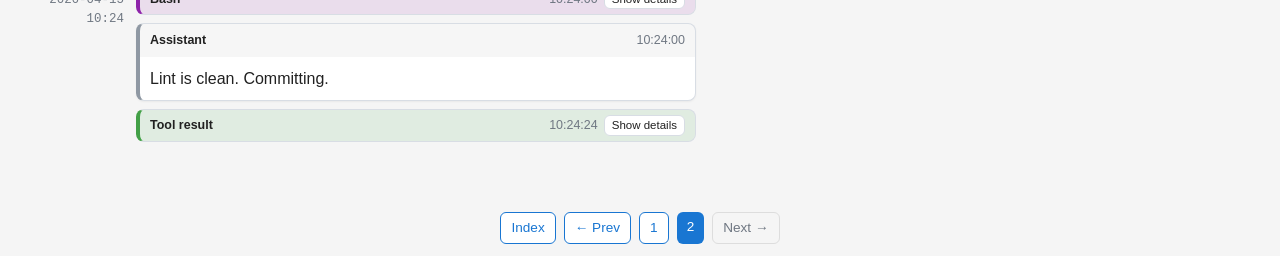
<file: docs/page-002.html>
<!doctype html>
<html lang="en">
<head>
<meta charset="utf-8">
<meta name="viewport" content="width=device-width, initial-scale=1">
<title>Multitrack Timeline - page 2/2</title>
<link rel="icon" href="data:,">
<link rel="stylesheet" href="static/styles.css">
<style>.lane-header.claude { border-top: 4px solid #b05a2a; }
.index-item.claude { border-left-color: #b05a2a; }
.lane-header.cline { border-top: 4px solid #6b46c1; }
.index-item.cline { border-left-color: #6b46c1; }
.lane-header.codex { border-top: 4px solid #1d6b6b; }
.index-item.codex { border-left-color: #1d6b6b; }</style>
</head>
<body>
<div class="topbar">
  <div class="topbar-inner">
    <h1><a href="index.html">Multitrack Timeline - page 2/2</a></h1>
    <div class="summary" id="summary"></div>
    <div class="controls">
      <div class="control-group">
        <div class="control-title">Search</div>
        <input id="search-input" type="search" placeholder="Search transcript">
      </div>
      <div class="control-group">
        <div class="control-title">Provider</div>
        <div class="chips" id="provider-filter"></div>
      </div>
      <div class="control-group">
        <div class="control-title">Day</div>
        <div class="chips" id="day-filter"></div>
      </div>
      <div class="control-group">
        <div class="control-title">
          Repo
          <span class="control-help" tabindex="0" aria-label="About the Repo filter">?<span class="control-help-popover" role="tooltip">All repos from the full archive are shown so selections persist as you navigate. A repo may have no events on this page — toggling it won't change what's visible here, but the selection still travels to other pages.</span></span>
        </div>
        <div class="chips" id="repo-filter"></div>
      </div>
      <div class="control-group">
        <div class="control-title">Details</div>
        <div class="chips" id="detail-filter"></div>
      </div>
      <div class="control-group">
        <div class="control-title">Display</div>
        <div class="chips">
          <label class="chip"><input type="checkbox" id="dense-toggle"><span>Dense</span></label>
          <label class="chip"><input type="checkbox" id="expand-details-toggle"><span>Expand details</span></label>
        </div>
      </div>
    </div>
  </div>
</div>
<nav class="pagination" aria-label="Pagination"><a href="index.html">Index</a><a href="page-001.html">&larr; Prev</a><a href="page-001.html">1</a><span class="current">2</span><span class="disabled">Next &rarr;</span></nav>
<main id="app"></main>
<nav class="pagination" aria-label="Pagination"><a href="index.html">Index</a><a href="page-001.html">&larr; Prev</a><a href="page-001.html">1</a><span class="current">2</span><span class="disabled">Next &rarr;</span></nav>
<script id="transcript-data" type="application/json">{"timezone": "UTC", "repo_folders": [], "sessions": [{"id": "claude:7f3a4e21-8c2b-4d91-a17f-3c5e8b9d2014", "provider": "claude", "session_id": "7f3a4e21-8c2b-4d91-a17f-3c5e8b9d2014", "label": "Claude 7f3a4e21", "cwd": "/Users/dev/code/api-service", "repo": "/Users/dev/code/api-service", "started_at": "2026-04-15T10:00:00Z", "ended_at": "2026-04-15T10:24:24Z", "summary": "Let's design a JWT auth module for this Express API. Look at the existing routes under `src/routes/` and give me a plan we can implement.", "is_subagent": false, "parent_session_id": null, "agent_id": null, "description": ""}, {"id": "codex:019ed2c8-4f7a-7890-b123-c4d5e6f7a8b9", "provider": "codex", "session_id": "019ed2c8-4f7a-7890-b123-c4d5e6f7a8b9", "label": "Codex 019ed2c8", "cwd": "/Users/dev/code/api-service", "repo": "/Users/dev/code/api-service", "started_at": "2026-04-15T10:02:30Z", "ended_at": "2026-04-15T10:20:30Z", "summary": "Run the test suite and tell me what's breaking.", "is_subagent": false, "parent_session_id": null, "agent_id": null, "description": ""}], "events": [{"id": "event-26", "session_id": "codex:019ed2c8-4f7a-7890-b123-c4d5e6f7a8b9", "provider": "codex", "timestamp": "2026-04-15T10:15:00Z", "display_time": "2026-04-15 10:15:00", "display_minute": "2026-04-15 10:15", "day": "2026-04-15", "role": "user", "kind": "message", "title": "User", "body": "While Claude writes the code, check what auth-related deps we already have in package.json.", "body_html": "<p>While Claude writes the code, check what auth-related deps we already have in package.json.<\/p>", "cwd": "/Users/dev/code/api-service", "call_id": null, "is_error": false}, {"id": "event-27", "session_id": "codex:019ed2c8-4f7a-7890-b123-c4d5e6f7a8b9", "provider": "codex", "timestamp": "2026-04-15T10:15:06Z", "display_time": "2026-04-15 10:15:06", "display_minute": "2026-04-15 10:15", "day": "2026-04-15", "role": "tool", "kind": "command", "title": "exec_command", "body": "# cwd: /Users/dev/code/api-service\nzsh -lc cat package.json | jq '.dependencies | to_entries | map(select(.key | test(\"jwt|auth|bcrypt|passport|crypto\"))) | from_entries'", "body_html": "", "cwd": "/Users/dev/code/api-service", "call_id": "c3", "is_error": false}, {"id": "event-28", "session_id": "codex:019ed2c8-4f7a-7890-b123-c4d5e6f7a8b9", "provider": "codex", "timestamp": "2026-04-15T10:16:00Z", "display_time": "2026-04-15 10:16:00", "display_minute": "2026-04-15 10:16", "day": "2026-04-15", "role": "tool", "kind": "tool_result", "title": "Tool result", "body": "{\n  \"bcryptjs\": \"^2.4.3\",\n  \"jsonwebtoken\": \"^9.0.2\"\n}", "body_html": "", "cwd": "/Users/dev/code/api-service", "call_id": "c3", "is_error": false}, {"id": "event-29", "session_id": "codex:019ed2c8-4f7a-7890-b123-c4d5e6f7a8b9", "provider": "codex", "timestamp": "2026-04-15T10:17:00Z", "display_time": "2026-04-15 10:17:00", "display_minute": "2026-04-15 10:17", "day": "2026-04-15", "role": "assistant", "kind": "message", "title": "Assistant", "body": "Both `jsonwebtoken` and `bcryptjs` are already in `dependencies`. No new packages need to be installed for the JWT + password-reset work. If the implementation ends up wanting rate limiting on the reset endpoint, you'd want `express-rate-limit` next — but that's optional.", "body_html": "<p>Both <code>jsonwebtoken<\/code> and <code>bcryptjs<\/code> are already in <code>dependencies<\/code>. No new packages need to be installed for the JWT + password-reset work. If the implementation ends up wanting rate limiting on the reset endpoint, you'd want <code>express-rate-limit<\/code> next — but that's optional.<\/p>", "cwd": "/Users/dev/code/api-service", "call_id": null, "is_error": false}, {"id": "event-30", "session_id": "codex:019ed2c8-4f7a-7890-b123-c4d5e6f7a8b9", "provider": "codex", "timestamp": "2026-04-15T10:20:00Z", "display_time": "2026-04-15 10:20:00", "display_minute": "2026-04-15 10:20", "day": "2026-04-15", "role": "user", "kind": "message", "title": "User", "body": "Summarize everything that's happened so far across both sessions.", "body_html": "<p>Summarize everything that's happened so far across both sessions.<\/p>", "cwd": "/Users/dev/code/api-service", "call_id": null, "is_error": false}, {"id": "event-31", "session_id": "codex:019ed2c8-4f7a-7890-b123-c4d5e6f7a8b9", "provider": "codex", "timestamp": "2026-04-15T10:20:30Z", "display_time": "2026-04-15 10:20:30", "display_minute": "2026-04-15 10:20", "day": "2026-04-15", "role": "assistant", "kind": "message", "title": "Assistant", "body": "Current state:\n\n- **Claude** has written `src/auth/jwt.ts` and `src/middleware/require-auth.ts`, and is adding a password reset flow (new `issueReset`/`verifyReset` helpers on the JWT module).\n- **Codex (me)** ran the test suite: 1 failure (`tests/auth/test_jwt.ts` couldn't resolve the import), which will resolve itself once Claude's files land on disk.\n- **Deps**: `jsonwebtoken@^9.0.2` and `bcryptjs@^2.4.3` are already in `package.json` — no install needed.\n\nNext likely step: Claude commits the auth work, we re-run tests, and confirm the failing suite now passes.", "body_html": "<p>Current state:<\/p>\n<ul>\n<li><strong>Claude<\/strong> has written <code>src/auth/jwt.ts<\/code> and <code>src/middleware/require-auth.ts<\/code>, and is adding a password reset flow (new <code>issueReset<\/code>/<code>verifyReset<\/code> helpers on the JWT module).<\/li>\n<li><strong>Codex (me)<\/strong> ran the test suite: 1 failure (<code>tests/auth/test_jwt.ts<\/code> couldn't resolve the import), which will resolve itself once Claude's files land on disk.<\/li>\n<li><strong>Deps<\/strong>: <code>jsonwebtoken@^9.0.2<\/code> and <code>bcryptjs@^2.4.3<\/code> are already in <code>package.json<\/code> — no install needed.<\/li>\n<\/ul>\n<p>Next likely step: Claude commits the auth work, we re-run tests, and confirm the failing suite now passes.<\/p>", "cwd": "/Users/dev/code/api-service", "call_id": null, "is_error": false}, {"id": "event-32", "session_id": "claude:7f3a4e21-8c2b-4d91-a17f-3c5e8b9d2014", "provider": "claude", "timestamp": "2026-04-15T10:22:00Z", "display_time": "2026-04-15 10:22:00", "display_minute": "2026-04-15 10:22", "day": "2026-04-15", "role": "user", "kind": "message", "title": "User", "body": "Run the linter and commit if it passes.", "body_html": "<p>Run the linter and commit if it passes.<\/p>", "cwd": "/Users/dev/code/api-service", "call_id": null, "is_error": false}, {"id": "event-33", "session_id": "claude:7f3a4e21-8c2b-4d91-a17f-3c5e8b9d2014", "provider": "claude", "timestamp": "2026-04-15T10:23:00Z", "display_time": "2026-04-15 10:23:00", "display_minute": "2026-04-15 10:23", "day": "2026-04-15", "role": "tool", "kind": "command", "title": "Bash", "body": "# run eslint\nnpm run lint", "body_html": "", "cwd": "/Users/dev/code/api-service", "call_id": "tool_05", "is_error": false}, {"id": "event-34", "session_id": "claude:7f3a4e21-8c2b-4d91-a17f-3c5e8b9d2014", "provider": "claude", "timestamp": "2026-04-15T10:23:30Z", "display_time": "2026-04-15 10:23:30", "display_minute": "2026-04-15 10:23", "day": "2026-04-15", "role": "tool", "kind": "tool_result", "title": "Tool result", "body": "> api-service@1.3.0 lint\n> eslint src --max-warnings 0\n\n✨ no lint errors, 0 warnings", "body_html": "", "cwd": "/Users/dev/code/api-service", "call_id": "tool_05", "is_error": false}, {"id": "event-36", "session_id": "claude:7f3a4e21-8c2b-4d91-a17f-3c5e8b9d2014", "provider": "claude", "timestamp": "2026-04-15T10:24:00.000001Z", "display_time": "2026-04-15 10:24:00", "display_minute": "2026-04-15 10:24", "day": "2026-04-15", "role": "tool", "kind": "command", "title": "Bash", "body": "# commit auth work\ngit add src/auth src/middleware src/routes && git commit -m 'Add JWT auth module and password reset flow'", "body_html": "", "cwd": "/Users/dev/code/api-service", "call_id": "tool_06", "is_error": false}, {"id": "event-35", "session_id": "claude:7f3a4e21-8c2b-4d91-a17f-3c5e8b9d2014", "provider": "claude", "timestamp": "2026-04-15T10:24:00Z", "display_time": "2026-04-15 10:24:00", "display_minute": "2026-04-15 10:24", "day": "2026-04-15", "role": "assistant", "kind": "message", "title": "Assistant", "body": "Lint is clean. Committing.", "body_html": "<p>Lint is clean. Committing.<\/p>", "cwd": "/Users/dev/code/api-service", "call_id": null, "is_error": false}, {"id": "event-37", "session_id": "claude:7f3a4e21-8c2b-4d91-a17f-3c5e8b9d2014", "provider": "claude", "timestamp": "2026-04-15T10:24:24Z", "display_time": "2026-04-15 10:24:24", "display_minute": "2026-04-15 10:24", "day": "2026-04-15", "role": "tool", "kind": "tool_result", "title": "Tool result", "body": "[main a7f2c9e] Add JWT auth module and password reset flow\n 5 files changed, 142 insertions(+), 3 deletions(-)\n create mode 100644 src/auth/jwt.ts\n create mode 100644 src/auth/reset.ts\n create mode 100644 src/middleware/require-auth.ts\n create mode 100644 src/routes/auth.ts", "body_html": "", "cwd": "/Users/dev/code/api-service", "call_id": "tool_06", "is_error": false}], "page": 2, "total_pages": 2, "total_events": 37, "all_providers": ["claude", "codex"], "all_repos": ["/Users/dev/code/api-service"], "all_detail_groups": ["commands", "results", "patches", "web", "thinking", "status", "tools"]}</script>
<script src="static/page.js"></script>
</body>
</html>
</file>
<file: docs/static/styles.css>
:root {
  --bg: #f5f5f5;
  --card: #ffffff;
  --text: #212121;
  --muted: #6f7782;
  --line: #d8dde4;
  --user-bg: #e3f2fd;
  --user-border: #1976d2;
  --assistant-bg: #ffffff;
  --assistant-border: #8f98a3;
  --thinking-bg: #fff8e1;
  --thinking-border: #f5b400;
  --tool-bg: #f3e5f5;
  --tool-border: #8e24aa;
  --result-bg: #e8f5e9;
  --error-bg: #ffebee;
  --code-bg: #263238;
  --code-text: #d7e8d0;
  --commit-bg: #fff3e0;
  --commit-border: #ff9800;
}
/* Per-provider accent colors are generated from the adapter registry
   and injected as an inline <style> block in each HTML page. */

* { box-sizing: border-box; }

body {
  margin: 0;
  background: var(--bg);
  color: var(--text);
  font-family: -apple-system, BlinkMacSystemFont, "Segoe UI", Roboto, sans-serif;
  line-height: 1.5;
}

.hidden { display: none; }

/* ---------- Pagination (shared) ---------- */
.pagination {
  display: flex;
  justify-content: center;
  gap: 8px;
  margin: 14px 0;
  flex-wrap: wrap;
}
.pagination a,
.pagination span {
  padding: 5px 10px;
  border-radius: 6px;
  text-decoration: none;
  font-size: 0.85rem;
}
.pagination a {
  background: var(--card);
  color: var(--user-border);
  border: 1px solid var(--user-border);
}
.pagination a:hover { background: var(--user-bg); }
.pagination .current { background: var(--user-border); color: #fff; }
.pagination .disabled { color: var(--muted); border: 1px solid #ddd; }

/* ---------- Page (timeline) ---------- */
.topbar {
  background: rgba(245, 245, 245, 0.96);
  border-bottom: 1px solid var(--line);
}
.topbar-inner { max-width: 1680px; margin: 0 auto; padding: 14px 16px; }
.topbar h1 { font-size: 1.35rem; margin: 0 0 8px; line-height: 1.3; }
.topbar h1 a { color: inherit; text-decoration: none; }
.summary { color: var(--muted); font-size: 0.9rem; }

.controls {
  display: grid;
  grid-template-columns: repeat(auto-fit, minmax(150px, 1fr));
  gap: 10px;
  margin-top: 12px;
}
.control-group {
  background: var(--card);
  border: 1px solid var(--line);
  border-radius: 8px;
  padding: 8px;
}
.control-title {
  color: var(--muted);
  font-size: 0.72rem;
  font-weight: 700;
  letter-spacing: 0.06em;
  margin-bottom: 6px;
  text-transform: uppercase;
  display: flex;
  align-items: center;
  gap: 6px;
}
.control-help {
  position: relative;
  display: inline-flex;
  align-items: center;
  justify-content: center;
  width: 14px;
  height: 14px;
  border-radius: 50%;
  background: var(--line);
  color: var(--text);
  font-size: 0.65rem;
  font-weight: 700;
  cursor: help;
  letter-spacing: 0;
  text-transform: none;
}
.control-help:focus { outline: 2px solid var(--user-border); outline-offset: 1px; }
.control-help-popover {
  display: none;
  position: absolute;
  top: calc(100% + 6px);
  left: 0;
  z-index: 20;
  width: 240px;
  padding: 8px 10px;
  background: var(--text);
  color: #fff;
  border-radius: 6px;
  font-size: 0.75rem;
  font-weight: 400;
  letter-spacing: 0;
  text-transform: none;
  line-height: 1.35;
  box-shadow: 0 4px 12px rgba(0,0,0,0.18);
}
.control-help:hover .control-help-popover,
.control-help:focus .control-help-popover { display: block; }
.chips { display: flex; flex-wrap: wrap; gap: 6px; align-content: flex-start; align-items: flex-start; }
.control-group .chips { height: 141px; overflow-y: auto; padding-right: 2px; }
.chip {
  display: inline-flex;
  align-items: center;
  gap: 5px;
  border: 1px solid var(--line);
  border-radius: 999px;
  padding: 3px 8px;
  background: #fafafa;
  font-size: 0.82rem;
  max-width: 100%;
}
.chip span { overflow: hidden; text-overflow: ellipsis; white-space: nowrap; }

input[type="search"], select {
  width: 100%;
  border: 1px solid var(--line);
  border-radius: 6px;
  padding: 7px 9px;
  background: #fff;
  color: var(--text);
  font: inherit;
}
button {
  border: 1px solid var(--line);
  border-radius: 6px;
  background: #fff;
  color: var(--text);
  cursor: pointer;
  font: inherit;
  padding: 6px 10px;
}
button:hover { background: #f0f3f6; }

main { max-width: 1680px; margin: 0 auto; padding: 16px; }
.session-title { font-weight: 700; font-size: 0.9rem; }
.session-meta { color: var(--muted); font-size: 0.78rem; margin-top: 3px; }

.timeline-scroll { padding-bottom: 32px; overflow: visible; }
.lane-grid { display: grid; gap: 8px; align-items: start; min-width: min-content; justify-content: center; }

.corner-cell { position: sticky; top: 0; z-index: 6; background: var(--bg); }
.lane-header, .time-cell { background: var(--bg); }
.lane-header {
  position: sticky;
  top: 0;
  z-index: 5;
  cursor: pointer;
  border: 1px solid var(--line);
  border-radius: 8px;
  padding: 8px 26px 8px 8px;
  min-height: 70px;
  text-align: left;
  font: inherit;
  color: inherit;
  transition: background 0.12s ease;
}
.lane-header:hover { background: #eef2f6; }
.lane-header:focus-visible { outline: 2px solid var(--user-border); outline-offset: 1px; }
.lane-header .lane-toggle-icon {
  position: absolute;
  top: 6px;
  right: 8px;
  color: var(--muted);
  font-size: 1.05rem;
  line-height: 1;
}
.lane-header:hover .lane-toggle-icon { color: var(--user-border); }
.lane-header.collapsed {
  padding: 6px 2px;
  min-height: 52px;
  display: flex;
  align-items: center;
  justify-content: center;
  overflow: hidden;
}
.lane-header.collapsed .lane-toggle-icon { position: static; font-size: 1.1rem; }
.lane-cell-collapsed { min-height: 0; border-top: none; }

.time-cell {
  color: var(--muted);
  font-family: ui-monospace, SFMono-Regular, Menlo, Consolas, monospace;
  font-size: 0.78rem;
  padding: 9px 4px;
  text-align: right;
}
.lane-cell { min-height: 28px; border-top: 1px solid rgba(0, 0, 0, 0.04); }

.event-card {
  margin-bottom: 8px;
  overflow: hidden;
  border-radius: 8px;
  border: 1px solid var(--line);
  border-left: 4px solid var(--assistant-border);
  background: var(--assistant-bg);
  box-shadow: 0 1px 2px rgba(0,0,0,0.05);
}
.event-card.user { background: var(--user-bg); border-left-color: var(--user-border); }
.event-card.assistant { border-left-color: var(--assistant-border); }
.event-card.system { border-left-color: #607d8b; opacity: 0.88; }
.event-card.tool_use,
.event-card.command,
.event-card.file_edit { background: var(--tool-bg); border-left-color: var(--tool-border); }
.event-card.thinking { background: var(--thinking-bg); border-left-color: var(--thinking-border); }
.event-card.tool_result { background: var(--result-bg); border-left-color: #43a047; }
.event-card.error { background: var(--error-bg); border-left-color: #c62828; }

.event-head {
  display: flex;
  align-items: center;
  justify-content: space-between;
  gap: 10px;
  padding: 7px 10px;
  background: rgba(0,0,0,0.035);
  font-size: 0.78rem;
}
.event-title { min-width: 0; font-weight: 700; overflow: hidden; text-overflow: ellipsis; white-space: nowrap; }
.event-actions { display: flex; align-items: center; flex: 0 0 auto; gap: 6px; }
.event-time { color: var(--muted); flex: 0 0 auto; text-decoration: none; }

.event-body { padding: 10px; white-space: pre-wrap; overflow-wrap: anywhere; line-height: 1.45; }
.event-body pre {
  margin: 0;
  white-space: pre-wrap;
  overflow-wrap: anywhere;
  background: var(--code-bg);
  color: var(--code-text);
  border-radius: 6px;
  padding: 10px;
  font-size: 0.8rem;
  line-height: 1.45;
}
.event-body p { margin: 0 0 8px; }
.event-body p:last-child { margin-bottom: 0; }
.event-body ul, .event-body ol { margin: 0 0 8px; padding-left: 22px; }
.event-body li { margin-bottom: 3px; }
.event-body li:last-child { margin-bottom: 0; }
.event-body code {
  background: #ececec;
  color: inherit;
  padding: 1px 6px;
  border-radius: 5px;
  font-size: 0.88em;
  font-family: ui-monospace, SFMono-Regular, Menlo, Consolas, monospace;
}
.event-body pre code { background: transparent; color: inherit; padding: 0; border-radius: 0; font-size: inherit; }
.event-body h1, .event-body h2, .event-body h3,
.event-body h4, .event-body h5, .event-body h6 {
  margin: 4px 0 6px;
  font-size: 1rem;
  line-height: 1.3;
}
.event-body h1 { font-size: 1.15rem; }
.event-body h2 { font-size: 1.08rem; }
.event-body blockquote {
  margin: 0 0 8px;
  padding: 4px 10px;
  border-left: 3px solid var(--line);
  color: var(--muted);
}
.event-body a { color: var(--user-border); }

.detail-collapsed { box-shadow: none; }
.detail-collapsed .event-head { padding-block: 5px; }
.detail-collapsed .event-title { font-weight: 600; }
.expand { flex: 0 0 auto; padding: 2px 7px; font-size: 0.72rem; line-height: 1.25; }

.dense .event-body { padding: 7px; font-size: 0.88rem; }
.dense .event-head { padding: 5px 8px; }

.empty {
  padding: 24px;
  border: 1px dashed var(--line);
  border-radius: 8px;
  background: var(--card);
  color: var(--muted);
}

@media (max-width: 760px) {
  .controls { grid-template-columns: 1fr; }
  .lane-header, .time-cell { top: 0; position: static; }
  main { padding: 10px; }
}

/* ---------- Index ---------- */
.index-body { padding: 24px 16px; }
.container { max-width: 980px; margin: 0 auto; }

.header-row {
  display: flex;
  justify-content: space-between;
  align-items: center;
  flex-wrap: wrap;
  gap: 12px;
  border-bottom: 2px solid var(--user-border);
  padding-bottom: 10px;
  margin-bottom: 24px;
}
.header-row h1 { margin: 0; font-size: 1.55rem; }
.search { display: flex; align-items: center; gap: 8px; }
.search input {
  width: min(360px, 70vw);
  border: 1px solid #9aa4ae;
  border-radius: 6px;
  padding: 7px 10px;
  background: #fff;
  color: var(--text);
  font: inherit;
}
.search button {
  display: inline-flex;
  align-items: center;
  justify-content: center;
  border: 0;
  border-radius: 6px;
  background: var(--user-border);
  color: #fff;
  padding: 8px 12px;
  cursor: pointer;
}

.stats { color: var(--muted); margin: 0 0 22px; font-size: 1rem; }

.index-item,
.index-commit {
  margin-bottom: 14px;
  overflow: hidden;
  border-radius: 8px;
  box-shadow: 0 1px 3px rgba(0,0,0,0.1);
}
.index-item { background: var(--user-bg); border-left: 4px solid var(--user-border); }
.index-item a,
.index-commit a { display: block; color: inherit; text-decoration: none; }
.index-item a:hover { background: rgba(25, 118, 210, 0.08); }

.index-item-header,
.index-commit-header {
  display: flex;
  justify-content: space-between;
  align-items: center;
  gap: 12px;
  padding: 8px 14px;
  background: rgba(0,0,0,0.035);
  font-size: 0.85rem;
}
.index-item-number { color: var(--user-border); font-weight: 700; }

.index-item-content { padding: 14px; }
.index-item-content p { margin: 0 0 10px; white-space: pre-wrap; overflow-wrap: anywhere; }
.index-item-content p:last-child { margin-bottom: 0; }
.index-item-content ul,
.index-item-content ol { margin: 0 0 10px; padding-left: 22px; }
.index-item-content li { margin-bottom: 3px; }
.index-item-content code {
  background: #ececec;
  color: inherit;
  padding: 1px 6px;
  border-radius: 5px;
  font-size: 0.9em;
  font-family: ui-monospace, SFMono-Regular, Menlo, Consolas, monospace;
}
.index-item-content pre {
  margin: 0 0 10px;
  padding: 10px;
  background: rgba(0,0,0,0.06);
  border-radius: 6px;
  overflow-x: auto;
  white-space: pre-wrap;
}
.index-item-content pre code { background: transparent; padding: 0; }
.index-item-content h1, .index-item-content h2, .index-item-content h3,
.index-item-content h4, .index-item-content h5, .index-item-content h6 {
  margin: 4px 0 6px;
  font-size: 1rem;
}
.index-item-content a { color: var(--user-border); }

.index-item-response {
  margin-top: 12px;
  padding: 12px;
  background: var(--card);
  border-left: 3px solid var(--assistant-border);
  border-radius: 6px;
}
.index-item-response-label {
  margin-bottom: 6px;
  color: var(--muted);
  font-size: 0.74rem;
  font-weight: 700;
  text-transform: uppercase;
}
.index-item-stats {
  padding: 8px 14px 11px;
  color: var(--muted);
  border-top: 1px solid rgba(0,0,0,0.06);
  font-size: 0.85rem;
}

.index-commit { padding: 0; background: var(--commit-bg); border-left: 4px solid var(--commit-border); }
.index-commit-hash {
  color: #e65100;
  font-family: ui-monospace, SFMono-Regular, Menlo, Consolas, monospace;
  font-weight: 700;
}
.index-commit-msg { padding: 10px 14px 12px; color: #5d4037; }

time { color: var(--muted); font-size: 0.82rem; text-align: right; }

@media (max-width: 680px) {
  .index-body { padding: 12px 8px; }
  .header-row { align-items: stretch; }
  .search, .search input { width: 100%; }
}
</file>
